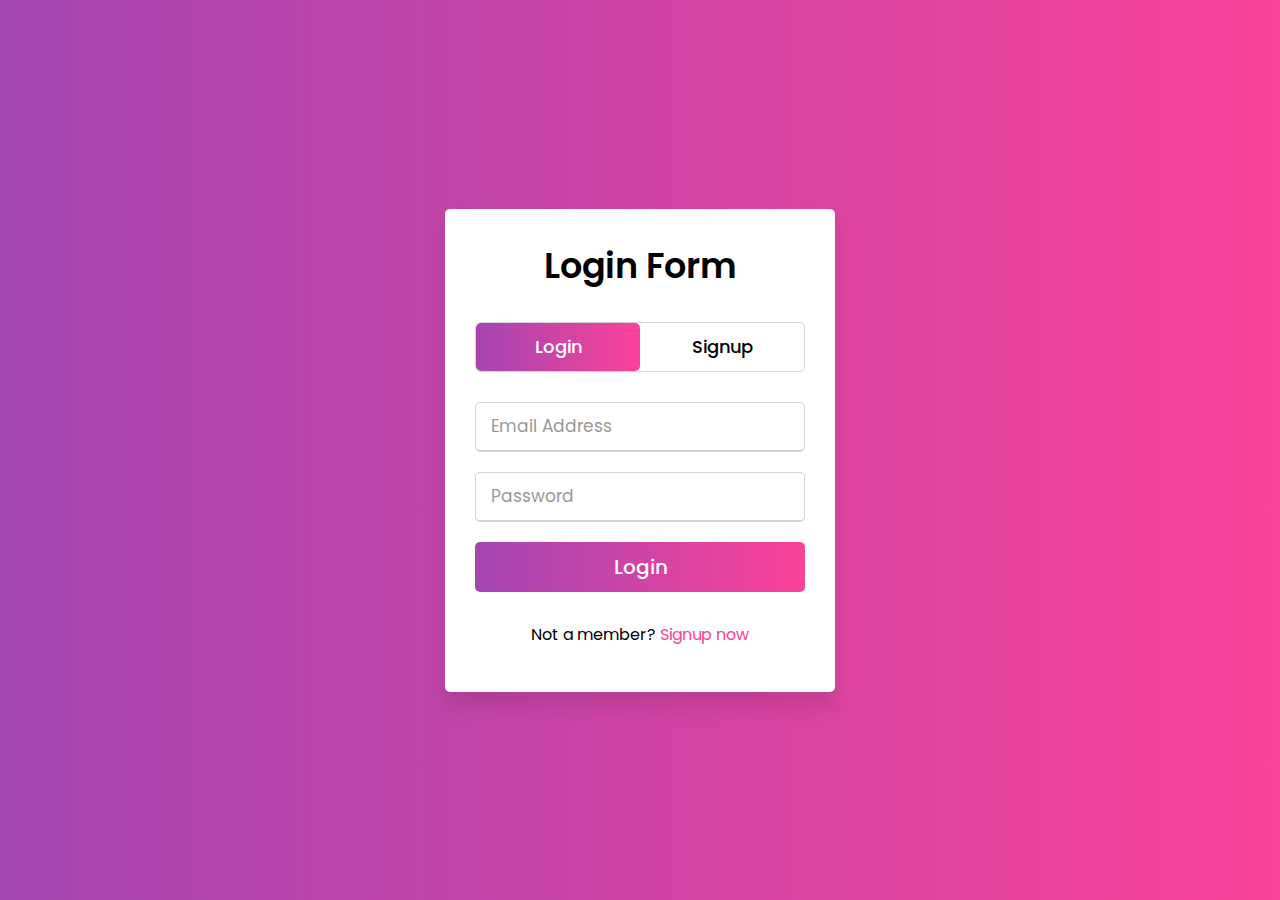
<file: index.html>
<!DOCTYPE html>
<!-- Created By CodingNepal -->
<html lang="en" dir="ltr">
   <head>
      <meta charset="utf-8">
      <title>Tech Login and Registration Form</title>
      <link rel="icon" type="image/x-icon" href="/images/laptop-code.png">
      <link rel="stylesheet" href="css/login.css">
      <meta name="viewport" content="width=device-width, initial-scale=1.0">
   </head>
   <body>
      <div class="wrapper">
         <div class="title-text">
            <div class="title login">
               Login Form
            </div>
            <div class="title signup">
               Signup Form
            </div>
         </div>
         <div class="form-container">
            <div class="slide-controls">
               <input type="radio" name="slide" id="login" checked>
               <input type="radio" name="slide" id="signup">
               <label for="login" class="slide login">Login</label>
               <label for="signup" class="slide signup">Signup</label>
               <div class="slider-tab"></div>
            </div>
            <div class="form-inner">
               <form action="home.html" class="login">
                  <div class="field">
                     <input type="text" placeholder="Email Address" required>
                  </div>
                  <div class="field">
                     <input type="password" placeholder="Password" required>
                  </div>
                  <div class="field btn">
                     <div class="btn-layer"></div>
                     <input type="submit" value="Login">
                  </div>
                  <div class="signup-link">
                     Not a member? <a href="">Signup now</a>
                  </div>
               </form>
               <form action="index.html" class="signup">
                  <div class="field">
                     <input type="text" placeholder="Email Address" required>
                  </div>
                  <div class="field">
                     <input type="password" placeholder="Password" required>
                  </div>
                  <div class="field">
                     <input type="password" placeholder="Confirm password" required>
                  </div>
                  <div class="field btn">
                     <div class="btn-layer"></div>
                     <input type="submit" value="Signup">
                  </div>
               </form>
            </div>
         </div>
      </div>
      <script>
         const loginText = document.querySelector(".title-text .login");
         const loginForm = document.querySelector("form.login");
         const loginBtn = document.querySelector("label.login");
         const signupBtn = document.querySelector("label.signup");
         const signupLink = document.querySelector("form .signup-link a");
         signupBtn.onclick = (()=>{
           loginForm.style.marginLeft = "-50%";
           loginText.style.marginLeft = "-50%";
         });
         loginBtn.onclick = (()=>{
           loginForm.style.marginLeft = "0%";
           loginText.style.marginLeft = "0%";
         });
         signupLink.onclick = (()=>{
           signupBtn.click();
           return false;
         });
      </script>
      <script src="js/resgister.js"></script>
      <script src="js/auth.js"></script>
   </body>
</html>
</file>
<file: css/login.css>
@import url('https://fonts.googleapis.com/css?family=Poppins:400,500,600,700&display=swap');
*{
  margin: 0;
  padding: 0;
  box-sizing: border-box;
  font-family: 'Poppins', sans-serif;
}
html,body{
  display: grid;
  height: 100%;
  width: 100%;
  place-items: center;
  background: -webkit-linear-gradient(left, #a445b2, #fa4299);
}
::selection{
  background: #fa4299;
  color: #fff;
}
.wrapper{
  overflow: hidden;
  max-width: 390px;
  background: #fff;
  padding: 30px;
  border-radius: 5px;
  box-shadow: 0px 15px 20px rgba(0,0,0,0.1);
}
.wrapper .title-text{
  display: flex;
  width: 200%;
}
.wrapper .title{
  width: 50%;
  font-size: 35px;
  font-weight: 600;
  text-align: center;
  transition: all 0.6s cubic-bezier(0.68,-0.55,0.265,1.55);
}
.wrapper .slide-controls{
  position: relative;
  display: flex;
  height: 50px;
  width: 100%;
  overflow: hidden;
  margin: 30px 0 10px 0;
  justify-content: space-between;
  border: 1px solid lightgrey;
  border-radius: 5px;
}
.slide-controls .slide{
  height: 100%;
  width: 100%;
  color: #fff;
  font-size: 18px;
  font-weight: 500;
  text-align: center;
  line-height: 48px;
  cursor: pointer;
  z-index: 1;
  transition: all 0.6s ease;
}
.slide-controls label.signup{
  color: #000;
}
.slide-controls .slider-tab{
  position: absolute;
  height: 100%;
  width: 50%;
  left: 0;
  z-index: 0;
  border-radius: 5px;
  background: -webkit-linear-gradient(left, #a445b2, #fa4299);
  transition: all 0.6s cubic-bezier(0.68,-0.55,0.265,1.55);
}
input[type="radio"]{
  display: none;
}
#signup:checked ~ .slider-tab{
  left: 50%;
}
#signup:checked ~ label.signup{
  color: #fff;
  cursor: default;
  user-select: none;
}
#signup:checked ~ label.login{
  color: #000;
}
#login:checked ~ label.signup{
  color: #000;
}
#login:checked ~ label.login{
  cursor: default;
  user-select: none;
}
.wrapper .form-container{
  width: 100%;
  overflow: hidden;
}
.form-container .form-inner{
  display: flex;
  width: 200%;
}
.form-container .form-inner form{
  width: 50%;
  transition: all 0.6s cubic-bezier(0.68,-0.55,0.265,1.55);
}
.form-inner form .field{
  height: 50px;
  width: 100%;
  margin-top: 20px;
}
.form-inner form .field input{
  height: 100%;
  width: 100%;
  outline: none;
  padding-left: 15px;
  border-radius: 5px;
  border: 1px solid lightgrey;
  border-bottom-width: 2px;
  font-size: 17px;
  transition: all 0.3s ease;
}
.form-inner form .field input:focus{
  border-color: #fc83bb;
  /* box-shadow: inset 0 0 3px #fb6aae; */
}
.form-inner form .field input::placeholder{
  color: #999;
  transition: all 0.3s ease;
}
form .field input:focus::placeholder{
  color: #b3b3b3;
}
.form-inner form .pass-link{
  margin-top: 5px;
}
.form-inner form .signup-link{
  text-align: center;
  margin-top: 30px;
}
.form-inner form .pass-link a,
.form-inner form .signup-link a{
  color: #fa4299;
  text-decoration: none;
}
.form-inner form .pass-link a:hover,
.form-inner form .signup-link a:hover{
  text-decoration: underline;
}
form .btn{
  height: 50px;
  width: 100%;
  border-radius: 5px;
  position: relative;
  overflow: hidden;
}
form .btn .btn-layer{
  height: 100%;
  width: 300%;
  position: absolute;
  left: -100%;
  background: -webkit-linear-gradient(right, #a445b2, #fa4299, #a445b2, #fa4299);
  border-radius: 5px;
  transition: all 0.4s ease;;
}
form .btn:hover .btn-layer{
  left: 0;
}
form .btn input[type="submit"]{
  height: 100%;
  width: 100%;
  z-index: 1;
  position: relative;
  background: none;
  border: none;
  color: #fff;
  padding-left: 0;
  border-radius: 5px;
  font-size: 20px;
  font-weight: 500;
  cursor: pointer;
}
</file>
